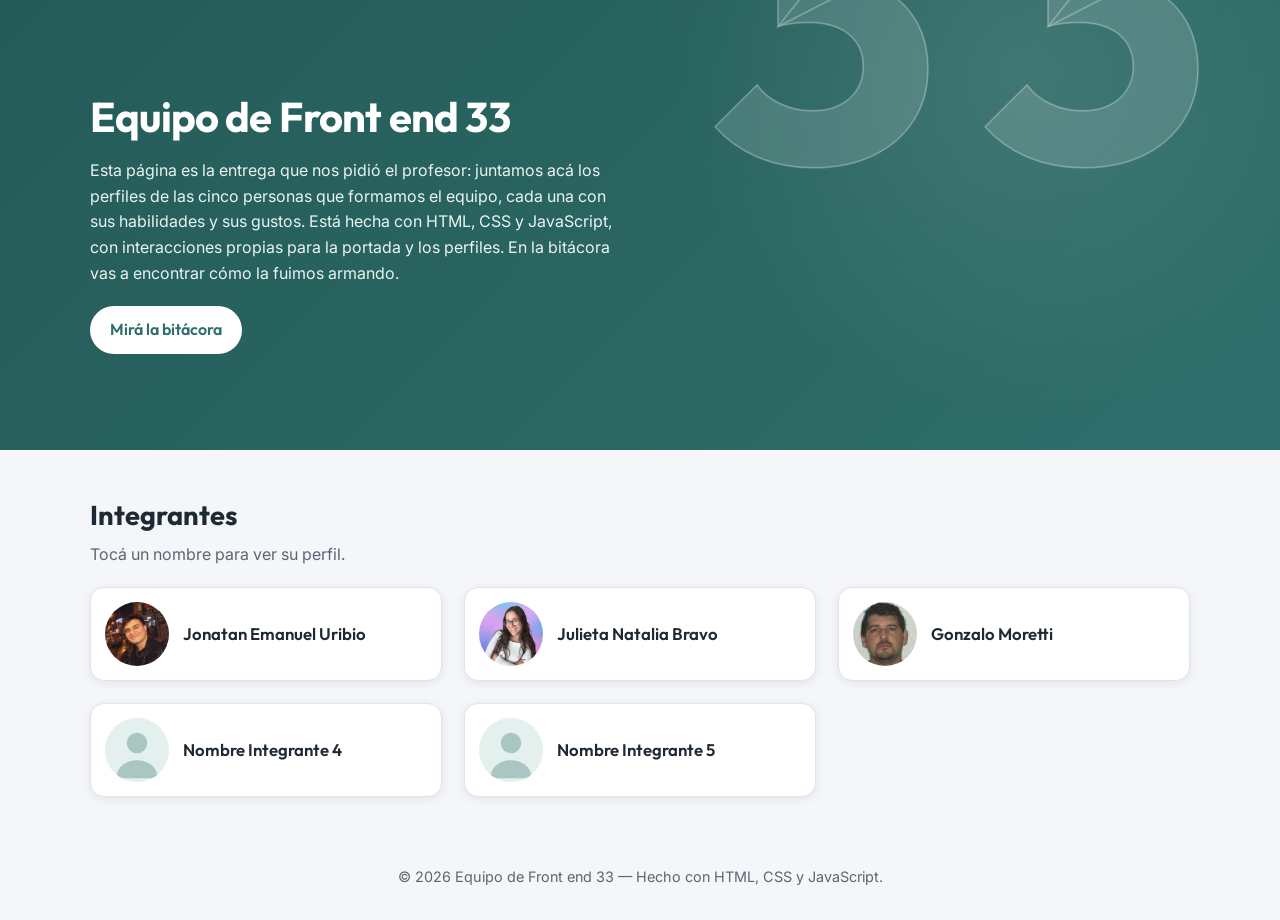
<file: index.html>
<!DOCTYPE html>
<html lang="es-AR">
<head>
  <meta charset="UTF-8">
  <meta name="viewport" content="width=device-width, initial-scale=1">
  <title>Equipo de Front end 33 — Inicio</title>
  <meta name="description" content="Perfiles de los cinco integrantes del Equipo de Front end 33.">
  <link rel="preconnect" href="https://fonts.googleapis.com">
  <link rel="preconnect" href="https://fonts.gstatic.com" crossorigin>
  <link href="https://fonts.googleapis.com/css2?family=Inter:wght@400;500;600&family=Outfit:wght@600;700&display=swap" rel="stylesheet">
  <link rel="stylesheet" href="css/estilos.css">
  <script src="js/portada.js" defer></script>
</head>
<body>

  <header class="encabezado encabezado--inicio">
    <button class="numero33" type="button" aria-label="Animar el número 33" aria-describedby="numero33-estado">
      <span class="numero33__digito numero33__digito--izquierdo" aria-hidden="true">
        <span class="numero33__capa numero33__capa--fondo">3</span>
        <span class="numero33__capa numero33__capa--medio">3</span>
        <span class="numero33__capa numero33__capa--frente">3</span>
      </span>
      <span class="numero33__digito numero33__digito--derecho" aria-hidden="true">
        <span class="numero33__capa numero33__capa--fondo">3</span>
        <span class="numero33__capa numero33__capa--medio">3</span>
        <span class="numero33__capa numero33__capa--frente">3</span>
      </span>
    </button>
    <p class="solo-lectores" id="numero33-estado" role="status"></p>

    <div class="contenedor encabezado__contenido">
      <h1 class="encabezado__equipo">Equipo de Front end 33</h1>
      <p class="encabezado__descripcion">
        Esta página es la entrega que nos pidió el profesor: juntamos acá los perfiles de
        las cinco personas que formamos el equipo, cada una con sus habilidades y sus gustos.
        Está hecha con HTML, CSS y JavaScript, con interacciones propias para la portada y
        los perfiles. En la bitácora vas a encontrar cómo la fuimos armando.
      </p>
      <a class="boton" href="bitacora.html">Mirá la bitácora</a>
    </div>
  </header>

  <main>
    <section class="seccion contenedor">
      <h2 class="seccion__titulo">Integrantes</h2>
      <p class="seccion__bajada">Tocá un nombre para ver su perfil.</p>

      <ul class="integrantes">
        <li class="integrante">
          <a class="integrante__enlace" href="perfiles/integrante-1.html">
            <span class="integrante__avatar integrante__avatar--jonatan" aria-hidden="true"></span>
            <span class="integrante__datos">
              <span class="integrante__nombre">Jonatan Emanuel Uribio</span>
            </span>
          </a>
        </li>

        <li class="integrante">
          <a class="integrante__enlace" href="perfiles/integrante-2.html">
            <span class="integrante__avatar integrante__avatar--juli" aria-hidden="true"></span>
            <span class="integrante__datos">
              <span class="integrante__nombre">Julieta Natalia Bravo</span>
            </span>
          </a>
        </li>

        <li class="integrante">
          <a class="integrante__enlace" href="perfiles/integrante-3.html">
            <span class="integrante__avatar integrante__avatar--gonzalo" aria-hidden="true"></span>
            <span class="integrante__datos">
              <span class="integrante__nombre">Gonzalo Moretti</span>
            </span>
          </a>
        </li>

        <li class="integrante">
          <a class="integrante__enlace" href="perfiles/integrante-4.html">
            <span class="integrante__avatar" aria-hidden="true"></span>
            <span class="integrante__datos">
              <span class="integrante__nombre">Nombre Integrante 4</span>
            </span>
          </a>
        </li>

        <li class="integrante">
          <a class="integrante__enlace" href="perfiles/integrante-5.html">
            <span class="integrante__avatar" aria-hidden="true"></span>
            <span class="integrante__datos">
              <span class="integrante__nombre">Nombre Integrante 5</span>
            </span>
          </a>
        </li>
      </ul>
    </section>
  </main>

  <footer class="pie contenedor">
    <p>© 2026 Equipo de Front end 33 — Hecho con HTML, CSS y JavaScript.</p>
  </footer>

</body>
</html>
</file>
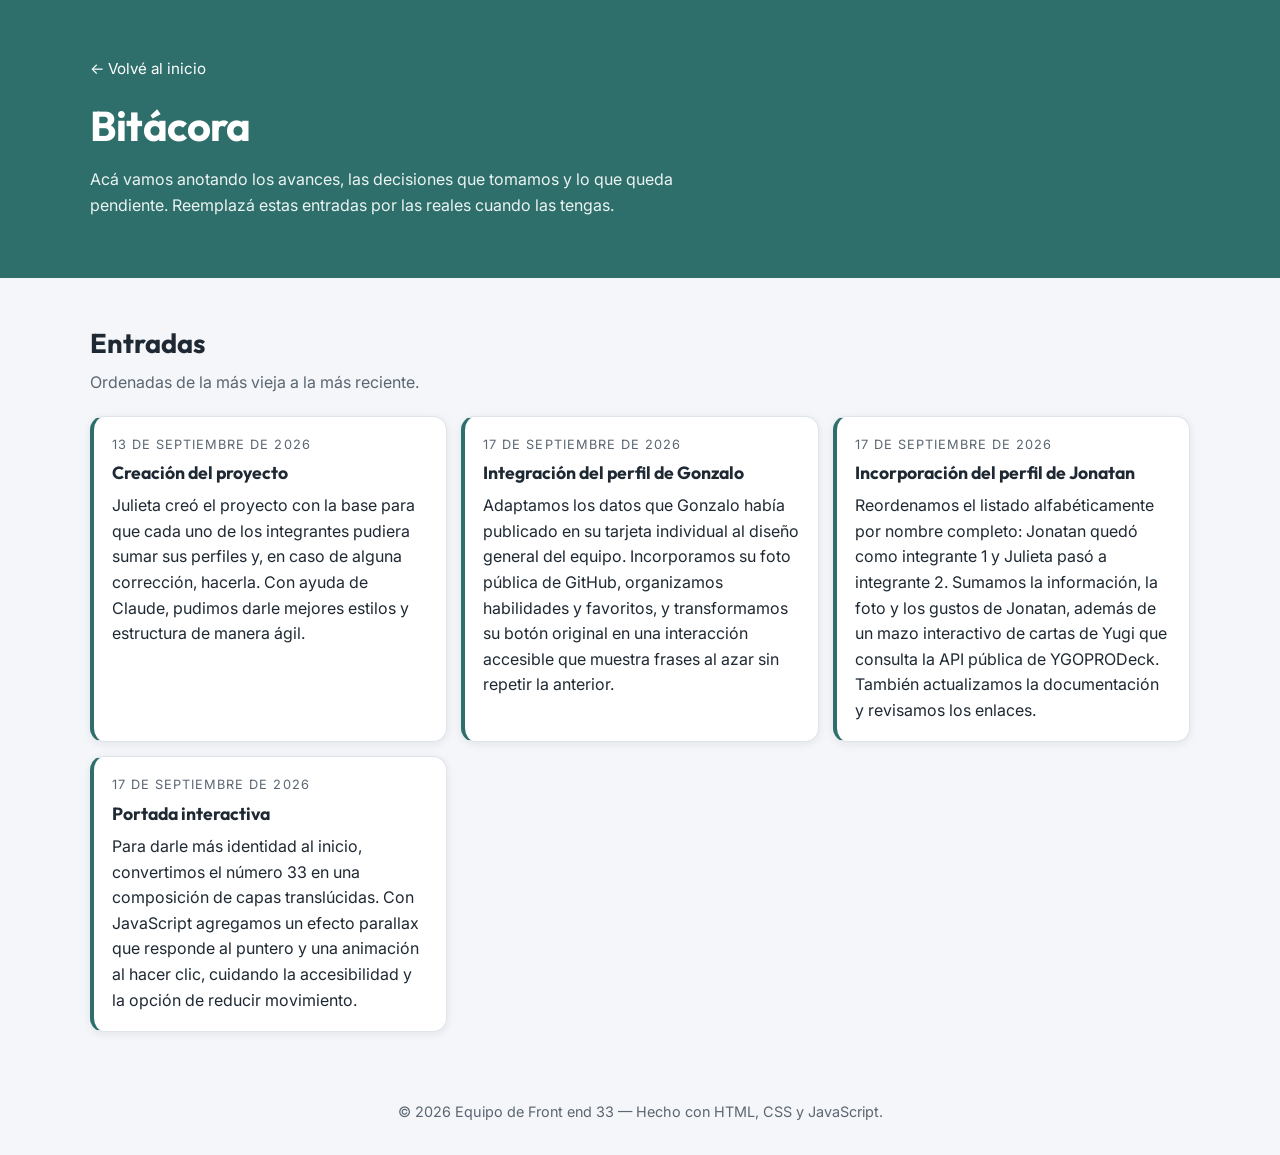
<file: bitacora.html>
<!DOCTYPE html>
<html lang="es-AR">
<head>
  <meta charset="UTF-8">
  <meta name="viewport" content="width=device-width, initial-scale=1">
  <title>Bitácora — Equipo de Front end 33</title>
  <meta name="description" content="Bitácora del equipo: registro de avances, decisiones y pendientes.">
  <link rel="preconnect" href="https://fonts.googleapis.com">
  <link rel="preconnect" href="https://fonts.gstatic.com" crossorigin>
  <link href="https://fonts.googleapis.com/css2?family=Inter:wght@400;500;600&family=Outfit:wght@600;700&display=swap" rel="stylesheet">
  <link rel="stylesheet" href="css/estilos.css">
</head>
<body>

  <header class="encabezado">
    <div class="contenedor">
      <a class="volver" href="index.html">&#8592; Volvé al inicio</a>
      <h1 class="encabezado__equipo">Bitácora</h1>
      <p class="encabezado__descripcion">
        Acá vamos anotando los avances, las decisiones que tomamos y lo que queda pendiente.
        Reemplazá estas entradas por las reales cuando las tengas.
      </p>
    </div>
  </header>

  <main>
    <section class="seccion contenedor">
      <h2 class="seccion__titulo">Entradas</h2>
      <p class="seccion__bajada">Ordenadas de la más vieja a la más reciente.</p>

      <ul class="entradas">
        <li class="entrada">
          <p class="entrada__fecha">13 de septiembre de 2026</p>
          <h3 class="entrada__titulo">Creación del proyecto</h3>
          <p>
            Julieta creó el proyecto con la base para que cada uno de los integrantes pudiera
            sumar sus perfiles y, en caso de alguna corrección, hacerla. Con ayuda de Claude,
            pudimos darle mejores estilos y estructura de manera ágil.
          </p>
        </li>

        <li class="entrada">
          <p class="entrada__fecha">17 de septiembre de 2026</p>
          <h3 class="entrada__titulo">Integración del perfil de Gonzalo</h3>
          <p>
            Adaptamos los datos que Gonzalo había publicado en su tarjeta individual al diseño
            general del equipo. Incorporamos su foto pública de GitHub, organizamos habilidades
            y favoritos, y transformamos su botón original en una interacción accesible que
            muestra frases al azar sin repetir la anterior.
          </p>
        </li>

        <li class="entrada">
          <p class="entrada__fecha">17 de septiembre de 2026</p>
          <h3 class="entrada__titulo">Incorporación del perfil de Jonatan</h3>
          <p>
            Reordenamos el listado alfabéticamente por nombre completo: Jonatan quedó como
            integrante 1 y Julieta pasó a integrante 2. Sumamos la información, la foto y los
            gustos de Jonatan, además de un mazo interactivo de cartas de Yugi que consulta la
            API pública de YGOPRODeck. También actualizamos la documentación y revisamos los enlaces.
          </p>
        </li>

        <li class="entrada">
          <p class="entrada__fecha">17 de septiembre de 2026</p>
          <h3 class="entrada__titulo">Portada interactiva</h3>
          <p>
            Para darle más identidad al inicio, convertimos el número 33 en una composición
            de capas translúcidas. Con JavaScript agregamos un efecto parallax que responde al
            puntero y una animación al hacer clic, cuidando la accesibilidad y la opción de
            reducir movimiento.
          </p>
        </li>
      </ul>
    </section>
  </main>

  <footer class="pie contenedor">
    <p>© 2026 Equipo de Front end 33 — Hecho con HTML, CSS y JavaScript.</p>
  </footer>

</body>
</html>
</file>
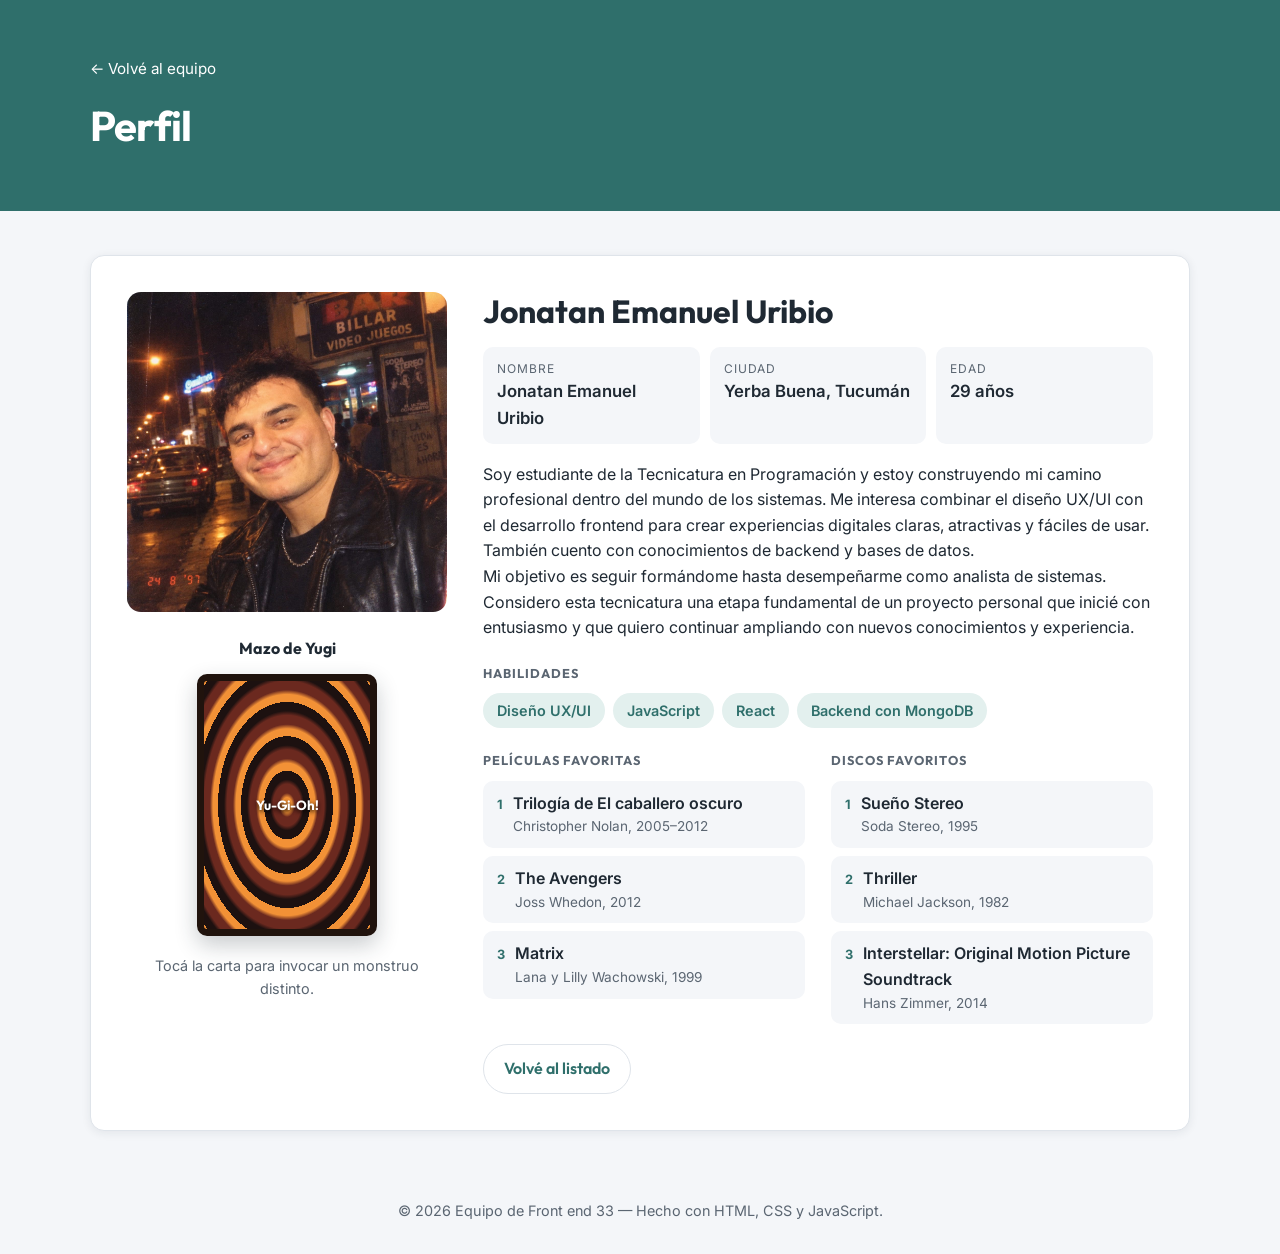
<file: perfiles/integrante-1.html>
<!DOCTYPE html>
<html lang="es-AR">
<head>
  <meta charset="UTF-8">
  <meta name="viewport" content="width=device-width, initial-scale=1">
  <title>Jonatan Emanuel Uribio — Equipo de Front end 33</title>
  <link rel="preconnect" href="https://fonts.googleapis.com">
  <link rel="preconnect" href="https://fonts.gstatic.com" crossorigin>
  <link href="https://fonts.googleapis.com/css2?family=Inter:wght@400;500;600&family=Outfit:wght@600;700&display=swap" rel="stylesheet">
  <link rel="stylesheet" href="../css/estilos.css">
  <script src="../js/kuriboh.js" defer></script>
</head>
<body>

  <header class="encabezado">
    <div class="contenedor">
      <a class="volver" href="../index.html">&#8592; Volvé al equipo</a>
      <h1 class="encabezado__equipo">Perfil</h1>
    </div>
  </header>

  <main>
    <section class="seccion contenedor">
      <article class="perfil">
        <div class="perfil__columna">
          <img
            class="perfil__foto"
            src="../imgs/Jonatan.jpeg"
            alt="Foto de Jonatan Emanuel Uribio">

          <section class="kuriboh" aria-labelledby="kuriboh-titulo">
            <h3 class="kuriboh__titulo" id="kuriboh-titulo">Mazo de Yugi</h3>
            <button class="kuriboh__carta" type="button" aria-expanded="false" aria-describedby="kuriboh-estado">
              <span class="kuriboh__cara kuriboh__dorso" aria-hidden="true">
                <span>Yu-Gi-Oh!</span>
              </span>
              <span class="kuriboh__cara kuriboh__frente">
                <img class="kuriboh__imagen" alt="Carta del mazo de Yugi" width="240" height="350">
                <span class="kuriboh__alternativa" aria-hidden="true">Carta de Yugi</span>
              </span>
            </button>
            <p class="kuriboh__ayuda">Tocá la carta para invocar un monstruo distinto.</p>
            <p class="kuriboh__estado" id="kuriboh-estado" role="status"></p>
          </section>
        </div>

        <div class="perfil__info">
          <h2 class="perfil__nombre">Jonatan Emanuel Uribio</h2>

          <ul class="datos">
            <li class="dato">
              <span class="dato__etiqueta">Nombre</span>
              <span class="dato__valor">Jonatan Emanuel Uribio</span>
            </li>
            <li class="dato">
              <span class="dato__etiqueta">Ciudad</span>
              <span class="dato__valor">Yerba Buena, Tucumán</span>
            </li>
            <li class="dato">
              <span class="dato__etiqueta">Edad</span>
              <span class="dato__valor">29 años</span>
            </li>
          </ul>

          <p>
            Soy estudiante de la Tecnicatura en Programación y estoy construyendo mi camino
            profesional dentro del mundo de los sistemas. Me interesa combinar el diseño UX/UI
            con el desarrollo frontend para crear experiencias digitales claras, atractivas y
            fáciles de usar. También cuento con conocimientos de backend y bases de datos.
          </p>

          <p>
            Mi objetivo es seguir formándome hasta desempeñarme como analista de sistemas.
            Considero esta tecnicatura una etapa fundamental de un proyecto personal que inicié
            con entusiasmo y que quiero continuar ampliando con nuevos conocimientos y experiencia.
          </p>

          <section class="bloque">
            <h3 class="bloque__titulo">Habilidades</h3>
            <ul class="habilidades">
              <li class="habilidad">Diseño UX/UI</li>
              <li class="habilidad">JavaScript</li>
              <li class="habilidad">React</li>
              <li class="habilidad">Backend con MongoDB</li>
            </ul>
          </section>

          <div class="bloque favoritos">
            <section>
              <h3 class="bloque__titulo">Películas favoritas</h3>
              <ul class="lista-favoritos">
                <li class="favorito">
                  <span class="favorito__titulo">
                    Trilogía de El caballero oscuro
                    <span class="favorito__dato">Christopher Nolan, 2005–2012</span>
                  </span>
                </li>
                <li class="favorito">
                  <span class="favorito__titulo">
                    The Avengers
                    <span class="favorito__dato">Joss Whedon, 2012</span>
                  </span>
                </li>
                <li class="favorito">
                  <span class="favorito__titulo">
                    Matrix
                    <span class="favorito__dato">Lana y Lilly Wachowski, 1999</span>
                  </span>
                </li>
              </ul>
            </section>

            <section>
              <h3 class="bloque__titulo">Discos favoritos</h3>
              <ul class="lista-favoritos">
                <li class="favorito">
                  <span class="favorito__titulo">
                    Sueño Stereo
                    <span class="favorito__dato">Soda Stereo, 1995</span>
                  </span>
                </li>
                <li class="favorito">
                  <span class="favorito__titulo">
                    Thriller
                    <span class="favorito__dato">Michael Jackson, 1982</span>
                  </span>
                </li>
                <li class="favorito">
                  <span class="favorito__titulo">
                    Interstellar: Original Motion Picture Soundtrack
                    <span class="favorito__dato">Hans Zimmer, 2014</span>
                  </span>
                </li>
              </ul>
            </section>
          </div>

          <a class="boton boton--secundario" href="../index.html">Volvé al listado</a>
        </div>
      </article>
    </section>
  </main>

  <footer class="pie contenedor">
    <p>© 2026 Equipo de Front end 33 — Hecho con HTML, CSS y JavaScript.</p>
  </footer>

</body>
</html>
</file>
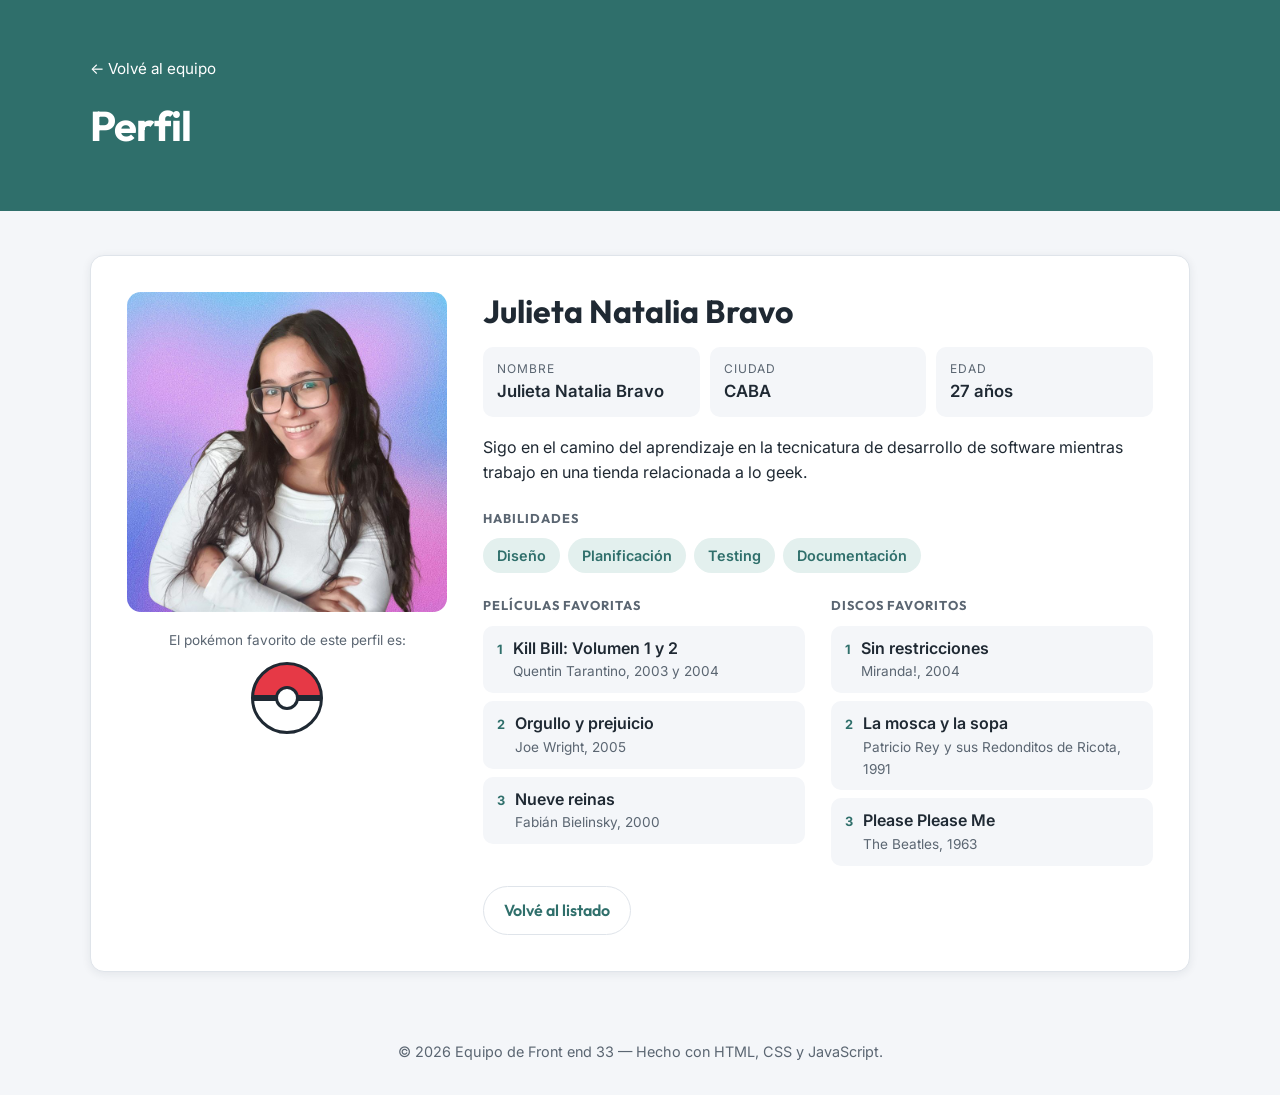
<file: perfiles/integrante-2.html>
<!DOCTYPE html>
<html lang="es-AR">
<head>
  <meta charset="UTF-8">
  <meta name="viewport" content="width=device-width, initial-scale=1">
  <title>Julieta Natalia Bravo — Equipo de Front end 33</title>
  <link rel="preconnect" href="https://fonts.googleapis.com">
  <link rel="preconnect" href="https://fonts.gstatic.com" crossorigin>
  <link href="https://fonts.googleapis.com/css2?family=Inter:wght@400;500;600&family=Outfit:wght@600;700&display=swap" rel="stylesheet">
  <link rel="stylesheet" href="../css/estilos.css">
  <script src="../js/pokemon.js" defer></script>
</head>
<body>

  <header class="encabezado">
    <div class="contenedor">
      <a class="volver" href="../index.html">&#8592; Volvé al equipo</a>
      <h1 class="encabezado__equipo">Perfil</h1>
    </div>
  </header>

  <main>
    <section class="seccion contenedor">
      <article class="perfil">
        <div class="perfil__columna">
          <img
            class="perfil__foto"
            src="../imgs/Juli.jpg"
            alt="Foto de Julieta Natalia Bravo">

          <section class="pokemon" data-pokemon="bulbasaur,chikorita,chansey,clefairy">
            <p class="pokemon__intro">El pokémon favorito de este perfil es:</p>
            <button class="pokebola" type="button" aria-expanded="false">
              <span class="solo-lectores">Abrir la pokébola</span>
            </button>
            <p class="pokemon__estado" role="status"></p>
            <ul class="pokemon__lista"></ul>
          </section>
        </div>

        <div class="perfil__info">
          <h2 class="perfil__nombre">Julieta Natalia Bravo</h2>

          <ul class="datos">
            <li class="dato">
              <span class="dato__etiqueta">Nombre</span>
              <span class="dato__valor">Julieta Natalia Bravo</span>
            </li>
            <li class="dato">
              <span class="dato__etiqueta">Ciudad</span>
              <span class="dato__valor">CABA</span>
            </li>
            <li class="dato">
              <span class="dato__etiqueta">Edad</span>
              <span class="dato__valor">27 años</span>
            </li>
          </ul>

          <p>
            Sigo en el camino del aprendizaje en la tecnicatura de desarrollo de software
            mientras trabajo en una tienda relacionada a lo geek.
          </p>

          <section class="bloque">
            <h3 class="bloque__titulo">Habilidades</h3>
            <ul class="habilidades">
              <li class="habilidad">Diseño</li>
              <li class="habilidad">Planificación</li>
              <li class="habilidad">Testing</li>
              <li class="habilidad">Documentación</li>
            </ul>
          </section>

          <div class="bloque favoritos">
            <section>
              <h3 class="bloque__titulo">Películas favoritas</h3>
              <ul class="lista-favoritos">
                <li class="favorito">
                  <span class="favorito__titulo">
                    Kill Bill: Volumen 1 y 2
                    <span class="favorito__dato">Quentin Tarantino, 2003 y 2004</span>
                  </span>
                </li>
                <li class="favorito">
                  <span class="favorito__titulo">
                    Orgullo y prejuicio
                    <span class="favorito__dato">Joe Wright, 2005</span>
                  </span>
                </li>
                <li class="favorito">
                  <span class="favorito__titulo">
                    Nueve reinas
                    <span class="favorito__dato">Fabián Bielinsky, 2000</span>
                  </span>
                </li>
              </ul>
            </section>

            <section>
              <h3 class="bloque__titulo">Discos favoritos</h3>
              <ul class="lista-favoritos">
                <li class="favorito">
                  <span class="favorito__titulo">
                    Sin restricciones
                    <span class="favorito__dato">Miranda!, 2004</span>
                  </span>
                </li>
                <li class="favorito">
                  <span class="favorito__titulo">
                    La mosca y la sopa
                    <span class="favorito__dato">Patricio Rey y sus Redonditos de Ricota, 1991</span>
                  </span>
                </li>
                <li class="favorito">
                  <span class="favorito__titulo">
                    Please Please Me
                    <span class="favorito__dato">The Beatles, 1963</span>
                  </span>
                </li>
              </ul>
            </section>
          </div>

          <a class="boton boton--secundario" href="../index.html">Volvé al listado</a>
        </div>
      </article>
    </section>
  </main>

  <footer class="pie contenedor">
    <p>© 2026 Equipo de Front end 33 — Hecho con HTML, CSS y JavaScript.</p>
  </footer>

</body>
</html>
</file>
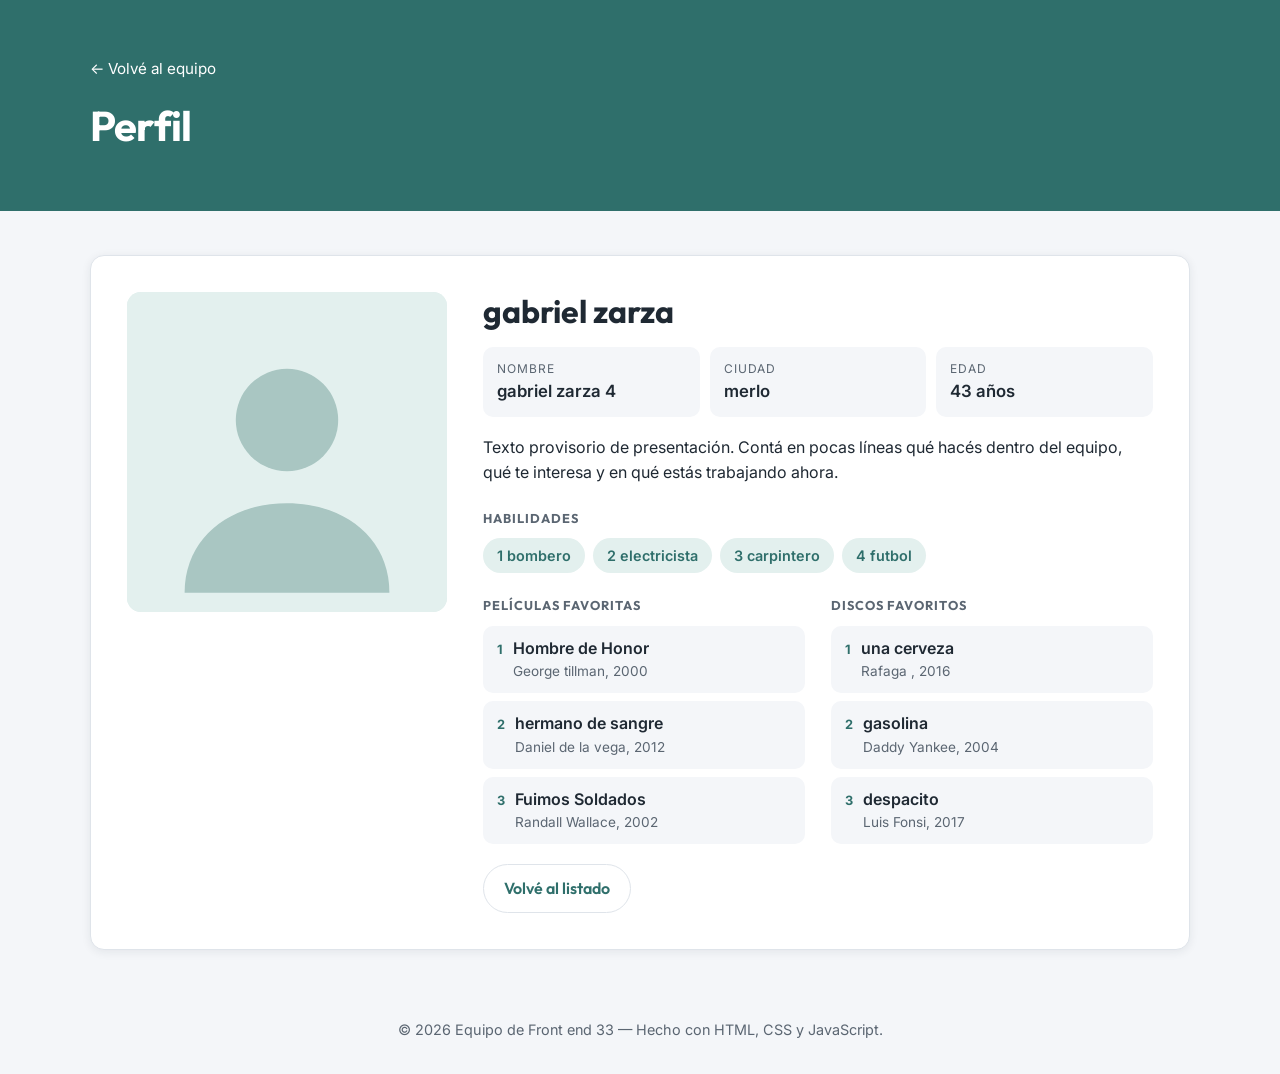
<file: perfiles/integrante-4.html>
<!DOCTYPE html>
<html lang="es-AR">
<head>
  <meta charset="UTF-8">
  <meta name="viewport" content="width=device-width, initial-scale=1">
  <title>gabriel zarza  — Equipo de Front end 33</title>
  <link rel="preconnect" href="https://fonts.googleapis.com">
  <link rel="preconnect" href="https://fonts.gstatic.com" crossorigin>
  <link href="https://fonts.googleapis.com/css2?family=Inter:wght@400;500;600&family=Outfit:wght@600;700&display=swap" rel="stylesheet">
  <link rel="stylesheet" href="../css/estilos.css">
</head>
<body>

  <header class="encabezado">
    <div class="contenedor">
      <a class="volver" href="../index.html">&#8592; Volvé al equipo</a>
      <h1 class="encabezado__equipo">Perfil</h1>
    </div>
  </header>

  <main>
    <section class="seccion contenedor">
      <article class="perfil">
        <div class="perfil__columna">
          <!-- Reemplazá el src por la foto real, por ejemplo: ../imgs/integrante-4.jpg -->
          <img
            class="perfil__foto"
            src="data:image/svg+xml,%3Csvg xmlns='http://www.w3.org/2000/svg' viewBox='0 0 400 400'%3E%3Crect width='400' height='400' fill='%23e3f0ee'/%3E%3Ccircle cx='200' cy='160' r='64' fill='%23a9c6c2'/%3E%3Cpath d='M72 376c0-70 58-112 128-112s128 42 128 112z' fill='%23a9c6c2'/%3E%3C/svg%3E"
            alt="Foto de Nombre Integrante 4">
        </div>

        <div class="perfil__info">
          <h2 class="perfil__nombre">gabriel zarza</h2>

          <ul class="datos">
            <li class="dato">
              <span class="dato__etiqueta">Nombre</span>
              <span class="dato__valor">gabriel zarza 4</span>
            </li>
            <li class="dato">
              <span class="dato__etiqueta">Ciudad</span>
              <span class="dato__valor">merlo </span>
            </li>
            <li class="dato">
              <span class="dato__etiqueta">Edad</span>
              <span class="dato__valor">43 años</span>
            </li>
          </ul>

          <p>
            Texto provisorio de presentación. Contá en pocas líneas qué hacés dentro del equipo,
            qué te interesa y en qué estás trabajando ahora.
          </p>

          <section class="bloque">
            <h3 class="bloque__titulo">Habilidades</h3>
            <ul class="habilidades">
              <li class="habilidad">1 bombero</li>
              <li class="habilidad">2 electricista</li>
              <li class="habilidad">3 carpintero</li>
              <li class="habilidad">4 futbol</li>
            </ul>
          </section>

          <div class="bloque favoritos">
            <section>
              <h3 class="bloque__titulo">Películas favoritas</h3>
              <ul class="lista-favoritos">
                <li class="favorito">
                  <span class="favorito__titulo">
                    Hombre de Honor 
                    <span class="favorito__dato">George tillman, 2000</span>
                  </span>
                </li>
                <li class="favorito">
                  <span class="favorito__titulo">
                    hermano de sangre 
                    <span class="favorito__dato">Daniel de la vega, 2012</span>
                  </span>
                </li>
                <li class="favorito">
                  <span class="favorito__titulo">
                    Fuimos Soldados
                    <span class="favorito__dato">Randall Wallace, 2002</span>
                  </span>
                </li>
              </ul>
            </section>

            <section>
              <h3 class="bloque__titulo">Discos favoritos</h3>
              <ul class="lista-favoritos">
                <li class="favorito">
                  <span class="favorito__titulo">
                    una cerveza
                    <span class="favorito__dato">Rafaga , 2016</span>
                  </span>
                </li>
                <li class="favorito">
                  <span class="favorito__titulo">
                    gasolina
                    <span class="favorito__dato">Daddy Yankee, 2004</span>
                  </span>
                </li>
                <li class="favorito">
                  <span class="favorito__titulo">
                    despacito
                    <span class="favorito__dato">Luis Fonsi, 2017</span>
                  </span>
                </li>
              </ul>
            </section>
          </div>

          <a class="boton boton--secundario" href="../index.html">Volvé al listado</a>
        </div>
      </article>
    </section>
  </main>

  <footer class="pie contenedor">
    <p>© 2026 Equipo de Front end 33 — Hecho con HTML, CSS y JavaScript.</p>
  </footer>

</body>
</html>
</file>
<file: css/estilos.css>
/* =========================================================
   Equipo — hoja de estilos única
   Mobile first + breakpoints en 400px, 900px y 1200px
   ========================================================= */

/* ---------- Reset mínimo ---------- */
*,
*::before,
*::after {
  box-sizing: border-box;
}

html {
  -webkit-text-size-adjust: 100%;
}

body,
h1,
h2,
h3,
p,
ul,
figure {
  margin: 0;
}

ul {
  padding: 0;
  list-style: none;
}

img {
  display: block;
  max-width: 100%;
  height: auto;
}

/* ---------- Variables ---------- */
:root {
  /* Tipografías de Google Fonts (se cargan desde el <head> de cada HTML).
     Si la fuente no llega a cargar, cae en las del sistema. */
  --fuente-titulos: "Outfit", "Segoe UI", "Helvetica Neue", Arial, sans-serif;
  --fuente-texto: "Inter", "Segoe UI", "Helvetica Neue", Arial, sans-serif;

  --color-fondo: #f4f6f9;
  --color-superficie: #ffffff;
  --color-texto: #1f2933;
  --color-suave: #5b6672;
  --color-acento: #2f6f6b;
  --color-acento-claro: #e3f0ee;
  --color-borde: #dfe4ea;

  --radio: 14px;
  --sombra: 0 2px 10px rgba(31, 41, 51, 0.08);
  --ancho-maximo: 1100px;
  --gutter: 16px;
}

/* ---------- Base ---------- */
body {
  font-family: var(--fuente-texto);
  background-color: var(--color-fondo);
  color: var(--color-texto);
  line-height: 1.6;
  /* Evita desbordes horizontales con palabras largas o URLs */
  overflow-wrap: break-word;
  word-break: break-word;
}

a {
  color: var(--color-acento);
}

/* Títulos y textos destacados usan la tipografía de display */
h1,
h2,
h3,
.encabezado__equipo,
.perfil__nombre,
.integrante__nombre,
.entrada__titulo,
.boton {
  font-family: var(--fuente-titulos);
}

/* ---------- Contenedor ---------- */
.contenedor {
  width: 100%;
  max-width: var(--ancho-maximo);
  margin-inline: auto;
  padding-inline: var(--gutter);
}

/* ---------- Encabezado ---------- */
.encabezado {
  background-color: var(--color-acento);
  color: #ffffff;
  padding-block: 32px 36px;
}

.encabezado--inicio {
  position: relative;
  isolation: isolate;
  min-height: 390px;
  overflow: hidden;
  display: grid;
  align-items: center;
  background:
    radial-gradient(circle at 80% 15%, rgb(255 255 255 / 10%), transparent 32%),
    linear-gradient(135deg, #245b58, var(--color-acento));
}

.encabezado__contenido {
  position: relative;
  z-index: 2;
}

.numero33 {
  position: absolute;
  z-index: 1;
  top: 50%;
  right: -34px;
  display: flex;
  width: min(72vw, 540px);
  height: min(68vw, 430px);
  padding: 0;
  border: 0;
  background: transparent;
  color: inherit;
  cursor: pointer;
  transform: translateY(-50%);
  opacity: 0.72;
}

.numero33:focus-visible {
  outline: 3px solid #ffffff;
  outline-offset: -8px;
  border-radius: 24px;
}

.numero33__digito {
  position: relative;
  flex: 1;
  transition: transform 0.45s cubic-bezier(.2, .8, .2, 1);
}

.numero33__capa {
  position: absolute;
  inset: 50% auto auto 50%;
  font-family: var(--fuente-titulos);
  font-size: clamp(13rem, 45vw, 26rem);
  font-weight: 700;
  line-height: 0.72;
  translate: -50% -50%;
  transition: transform 0.18s ease-out;
  user-select: none;
}

.numero33__capa--fondo {
  color: transparent;
  -webkit-text-stroke: 2px rgb(255 255 255 / 18%);
}

.numero33__capa--medio {
  color: rgb(255 255 255 / 8%);
  -webkit-text-stroke: 1px rgb(255 255 255 / 24%);
}

.numero33__capa--frente {
  color: rgb(255 255 255 / 9%);
}

.numero33--activo .numero33__digito--izquierdo {
  transform: translateX(-12px) rotate(-4deg) scale(1.04);
}

.numero33--activo .numero33__digito--derecho {
  transform: translateX(12px) rotate(4deg) scale(1.04);
}

.encabezado__equipo {
  font-size: clamp(1.6rem, 6vw, 2.6rem);
  line-height: 1.2;
  letter-spacing: -0.02em;
}

.encabezado__descripcion {
  margin-top: 16px;
  max-width: 60ch;
  color: #eaf4f2;
}

/* ---------- Botones / enlaces destacados ---------- */
.boton {
  display: inline-block;
  margin-top: 20px;
  padding: 11px 20px;
  border-radius: 999px;
  background-color: #ffffff;
  color: var(--color-acento);
  font-weight: 600;
  text-decoration: none;
  /* No deja que el botón empuje el ancho de la página */
  max-width: 100%;
}

.boton:hover,
.boton:focus {
  background-color: var(--color-acento-claro);
}

.boton--secundario {
  background-color: transparent;
  border: 1px solid var(--color-borde);
  color: var(--color-acento);
}

.boton--secundario:hover,
.boton--secundario:focus {
  background-color: var(--color-acento-claro);
}

/* ---------- Secciones ---------- */
.seccion {
  padding-block: 32px;
}

.seccion__titulo {
  font-size: clamp(1.25rem, 4.5vw, 1.7rem);
  margin-bottom: 4px;
}

.seccion__bajada {
  color: var(--color-suave);
  margin-bottom: 20px;
  max-width: 60ch;
}

/* ---------- Grilla de integrantes ---------- */
.integrantes {
  display: grid;
  grid-template-columns: 1fr;
  gap: 14px;
}

.integrante {
  /* Clave para que el contenido no desborde la celda de la grilla */
  min-width: 0;
}

.integrante__enlace {
  display: flex;
  align-items: center;
  gap: 14px;
  min-width: 0;
  padding: 14px;
  background-color: var(--color-superficie);
  border: 1px solid var(--color-borde);
  border-radius: var(--radio);
  box-shadow: var(--sombra);
  text-decoration: none;
  color: inherit;
  transition: transform 0.15s ease, border-color 0.15s ease;
}

.integrante__enlace:hover,
.integrante__enlace:focus {
  border-color: var(--color-acento);
  transform: translateY(-2px);
}

.integrante__avatar {
  flex: 0 0 auto;
  width: 56px;
  height: 56px;
  border-radius: 50%;
  background-color: var(--color-acento-claro);
  background-image: url("data:image/svg+xml,%3Csvg xmlns='http://www.w3.org/2000/svg' viewBox='0 0 200 200'%3E%3Crect width='200' height='200' fill='%23e3f0ee'/%3E%3Ccircle cx='100' cy='78' r='32' fill='%23a9c6c2'/%3E%3Cpath d='M36 188c0-35 29-56 64-56s64 21 64 56z' fill='%23a9c6c2'/%3E%3C/svg%3E");
  background-size: cover;
  background-position: center;
}

/* Foto real de cada integrante en el listado del inicio.
   Para los demás, agregá un modificador igual con su imagen. */
.integrante__avatar--juli {
  background-image: url("../imgs/Juli.jpg");
}

.integrante__avatar--jonatan {
  background-image: url("../imgs/Jonatan.jpeg");
}

.integrante__avatar--gonzalo {
  background-image: url("../imgs/Gonzalo.jpg");
}

.integrante__datos {
  min-width: 0;
}

.integrante__nombre {
  font-size: 1.05rem;
  font-weight: 600;
}

/* ---------- Tarjeta de perfil ---------- */
.perfil {
  display: grid;
  grid-template-columns: 1fr;
  gap: 20px;
  padding: 20px;
  background-color: var(--color-superficie);
  border: 1px solid var(--color-borde);
  border-radius: var(--radio);
  box-shadow: var(--sombra);
}

.perfil__foto {
  width: 100%;
  max-width: 260px;
  margin-inline: auto;
  aspect-ratio: 1 / 1;
  object-fit: cover;
  border-radius: var(--radio);
  background-color: var(--color-acento-claro);
}

.perfil__foto--avatar {
  display: grid;
  place-items: center;
  background: linear-gradient(135deg, #2f6f6b, #183f52);
  color: #fff;
  font-family: "Outfit", sans-serif;
  font-size: clamp(4rem, 15vw, 7rem);
  font-weight: 700;
}

/* ---------- Carta interactiva de Jonatan ---------- */
.kuriboh {
  margin-top: 1.5rem;
  text-align: center;
}

.kuriboh__titulo {
  margin: 0 0 0.75rem;
  font-size: 1rem;
}

.kuriboh__carta {
  position: relative;
  width: 180px;
  aspect-ratio: 240 / 350;
  padding: 0;
  border: 0;
  border-radius: 10px;
  background: transparent;
  cursor: pointer;
  perspective: 900px;
}

.kuriboh__cara {
  position: absolute;
  inset: 0;
  display: grid;
  place-items: center;
  overflow: hidden;
  border: 7px solid #20130d;
  border-radius: 10px;
  backface-visibility: hidden;
  box-shadow: 0 9px 22px rgb(31 41 51 / 24%);
  transition: transform 0.65s ease;
}

.kuriboh__dorso {
  background: repeating-radial-gradient(ellipse at center, #f29136 0 5px, #6b291f 8px 14px, #1d1110 17px 23px);
  color: #fff;
  font-family: "Outfit", sans-serif;
  font-weight: 700;
  text-shadow: 0 2px 4px #000;
}

.kuriboh__frente {
  transform: rotateY(180deg);
  background: #c79552;
}

.kuriboh__carta--invocada .kuriboh__dorso {
  transform: rotateY(180deg);
}

.kuriboh__carta--invocada .kuriboh__frente {
  transform: rotateY(360deg);
}

.kuriboh__imagen {
  width: 100%;
  height: 100%;
  object-fit: cover;
}

.kuriboh__alternativa {
  position: absolute;
  font-family: "Outfit", sans-serif;
  font-size: 1.4rem;
  font-weight: 700;
}

.kuriboh__imagen[src] + .kuriboh__alternativa {
  display: none;
}

.kuriboh__ayuda,
.kuriboh__estado {
  min-height: 1.4em;
  margin: 0.6rem 0 0;
  color: var(--color-suave);
  font-size: 0.9rem;
}

/* ---------- Frases de Gonzalo ---------- */
.frases {
  margin-top: 18px;
  padding: 18px;
  border: 1px solid var(--color-borde);
  border-radius: var(--radio);
  background: linear-gradient(145deg, #ffffff, var(--color-acento-claro));
  text-align: center;
}

.frases__titulo {
  margin-bottom: 10px;
  font-size: 1rem;
}

.frases__texto {
  min-height: 3.2em;
  margin: 0;
  color: var(--color-acento);
  font-style: italic;
  font-weight: 600;
}

.frases__texto--visible {
  animation: aparecer-frase 0.45s ease both;
}

.frases__boton {
  border: 0;
  background-color: var(--color-acento);
  color: #ffffff;
  cursor: pointer;
}

.frases__boton:hover,
.frases__boton:focus-visible {
  background-color: #245b58;
}

@keyframes aparecer-frase {
  from {
    opacity: 0;
    transform: translateY(8px);
  }
  to {
    opacity: 1;
    transform: translateY(0);
  }
}

.kuriboh__estado {
  color: var(--color-acento);
  font-weight: 600;
}

/* Columna izquierda: foto + pokébola */
.perfil__columna {
  min-width: 0;
}

.perfil__info {
  min-width: 0;
}

/* ---------- Pokébola (PokéAPI) ---------- */
.pokemon {
  min-width: 0;
  margin-top: 18px;
  text-align: center;
}

.pokemon__intro {
  font-size: 0.85rem;
  color: var(--color-suave);
}

/* La pokébola está dibujada con CSS: no usa ninguna imagen */
.pokebola {
  display: block;
  width: 72px;
  height: 72px;
  margin: 10px auto 0;
  padding: 0;
  border: 3px solid var(--color-texto);
  border-radius: 50%;
  background-image: linear-gradient(
    to bottom,
    #e63946 0 calc(50% - 3px),
    var(--color-texto) calc(50% - 3px) calc(50% + 3px),
    #ffffff calc(50% + 3px) 100%
  );
  cursor: pointer;
  position: relative;
  transition: transform 0.15s ease;
}

.pokebola::after {
  content: "";
  position: absolute;
  top: 50%;
  left: 50%;
  width: 24px;
  height: 24px;
  margin: -12px 0 0 -12px;
  background-color: #ffffff;
  border: 3px solid var(--color-texto);
  border-radius: 50%;
}

.pokebola:hover,
.pokebola:focus-visible {
  transform: scale(1.08);
}

.pokebola:active {
  transform: scale(0.95);
}

.pokebola--cargando {
  animation: temblar 0.5s ease-in-out infinite;
}

@keyframes temblar {
  0%, 100% { transform: rotate(0deg); }
  25% { transform: rotate(-12deg); }
  75% { transform: rotate(12deg); }
}

/* Si la persona pidió menos animaciones, no la hacemos temblar */
@media (prefers-reduced-motion: reduce) {
  .pokebola,
  .pokebola--cargando,
  .pokemon__tarjeta--aparece {
    animation: none;
    transition: none;
  }
}

.pokemon__estado {
  margin-top: 10px;
  font-size: 0.85rem;
  color: var(--color-suave);
  /* line-height y min-height van atados a propósito: el alto reservado es
     exactamente un renglón, así el texto aparece sin empujar la tarjeta.
     Si cambiás uno, cambiá el otro. */
  line-height: 1.4;
  min-height: 1.4em;
}

.pokemon__lista {
  margin-top: 12px;
}

.pokemon__tarjeta {
  min-width: 0;
  padding: 10px;
  background-color: var(--color-fondo);
  border-radius: 10px;
}

.pokemon__tarjeta--aparece {
  animation: aparecer 0.3s ease-out;
}

@keyframes aparecer {
  from {
    opacity: 0;
    transform: scale(0.92);
  }
  to {
    opacity: 1;
    transform: none;
  }
}

.pokemon__imagen {
  width: 100%;
  max-width: 130px;
  /* Las ilustraciones son cuadradas: fijar la proporción evita que la
     tarjeta cambie de alto al pasar de un pokémon a otro */
  aspect-ratio: 1 / 1;
  height: auto;
  object-fit: contain;
  margin-inline: auto;
}

.pokemon__nombre {
  display: block;
  font-size: 0.85rem;
  font-weight: 600;
}

/* Texto que solo leen los lectores de pantalla */
.solo-lectores {
  position: absolute;
  width: 1px;
  height: 1px;
  padding: 0;
  margin: -1px;
  overflow: hidden;
  clip: rect(0 0 0 0);
  white-space: nowrap;
  border: 0;
}

.perfil__nombre {
  font-size: clamp(1.4rem, 5.5vw, 2rem);
  line-height: 1.2;
  margin-bottom: 16px;
}

.datos {
  display: grid;
  grid-template-columns: 1fr;
  gap: 10px;
  margin-bottom: 18px;
}

.dato {
  min-width: 0;
  padding: 12px 14px;
  background-color: var(--color-fondo);
  border-radius: 10px;
}

.dato__etiqueta {
  display: block;
  font-size: 0.75rem;
  text-transform: uppercase;
  letter-spacing: 0.08em;
  color: var(--color-suave);
}

.dato__valor {
  font-size: 1.05rem;
  font-weight: 600;
}

/* ---------- Bloques del perfil (habilidades y favoritos) ---------- */
.bloque {
  min-width: 0;
  margin-top: 22px;
}

.bloque__titulo {
  font-size: 0.8rem;
  text-transform: uppercase;
  letter-spacing: 0.08em;
  color: var(--color-suave);
  margin-bottom: 10px;
}

/* Habilidades: chips que se acomodan solos y bajan de renglón */
.habilidades {
  display: flex;
  flex-wrap: wrap;
  gap: 8px;
}

.habilidad {
  /* max-width evita que una habilidad de nombre largo desborde */
  max-width: 100%;
  padding: 6px 14px;
  background-color: var(--color-acento-claro);
  color: var(--color-acento);
  border-radius: 999px;
  font-size: 0.9rem;
  font-weight: 600;
}

/* Favoritos: dos listas que conviven en una grilla */
.favoritos {
  display: grid;
  grid-template-columns: 1fr;
  gap: 22px;
}

.lista-favoritos {
  display: grid;
  gap: 8px;
  counter-reset: favorito;
}

.favorito {
  display: flex;
  align-items: baseline;
  gap: 10px;
  min-width: 0;
  padding: 10px 14px;
  background-color: var(--color-fondo);
  border-radius: 10px;
}

.favorito::before {
  counter-increment: favorito;
  content: counter(favorito);
  flex: 0 0 auto;
  font-size: 0.8rem;
  font-weight: 700;
  color: var(--color-acento);
}

.favorito__titulo {
  min-width: 0;
  font-weight: 600;
}

.favorito__dato {
  display: block;
  font-size: 0.85rem;
  font-weight: 400;
  color: var(--color-suave);
}

/* ---------- Navegación de vuelta ---------- */
.volver {
  display: inline-block;
  margin-bottom: 20px;
  color: #ffffff;
  text-decoration: none;
  font-size: 0.95rem;
}

.volver:hover,
.volver:focus {
  text-decoration: underline;
}

/* ---------- Bitácora ---------- */
.entradas {
  display: grid;
  grid-template-columns: 1fr;
  gap: 14px;
}

.entrada {
  min-width: 0;
  padding: 18px;
  background-color: var(--color-superficie);
  border: 1px solid var(--color-borde);
  border-left: 4px solid var(--color-acento);
  border-radius: var(--radio);
  box-shadow: var(--sombra);
}

.entrada__fecha {
  font-size: 0.8rem;
  text-transform: uppercase;
  letter-spacing: 0.08em;
  color: var(--color-suave);
}

.entrada__titulo {
  font-size: 1.1rem;
  margin-block: 4px 6px;
}

/* ---------- Pie ---------- */
.pie {
  padding-block: 24px 32px;
  color: var(--color-suave);
  font-size: 0.9rem;
  text-align: center;
}

/* =========================================================
   Breakpoint 1 — 400px (celulares grandes)
   ========================================================= */
@media (min-width: 400px) {
  :root {
    --gutter: 20px;
  }

  .encabezado {
    padding-block: 40px 44px;
  }

  .encabezado--inicio {
    min-height: 410px;
  }

  .integrante__avatar {
    width: 64px;
    height: 64px;
  }

  .datos {
    grid-template-columns: repeat(2, minmax(0, 1fr));
  }
}

/* =========================================================
   Breakpoint 2 — 900px (tablets / notebooks chicas)
   ========================================================= */
@media (min-width: 900px) {

  .numero33 {
    right: max(2vw, calc((100vw - var(--ancho-maximo)) / 2));
    opacity: 0.9;
  }

  .encabezado--inicio .encabezado__descripcion {
    max-width: 54ch;
  }
  :root {
    --gutter: 32px;
  }

  .encabezado {
    padding-block: 56px 60px;
  }

  .seccion {
    padding-block: 44px;
  }

  .integrantes {
    grid-template-columns: repeat(2, minmax(0, 1fr));
    gap: 18px;
  }

  .perfil {
    grid-template-columns: 260px minmax(0, 1fr);
    align-items: start;
    gap: 28px;
    padding: 28px;
  }

  .perfil__foto {
    margin-inline: 0;
  }

  .datos {
    grid-template-columns: repeat(3, minmax(0, 1fr));
  }

  .entradas {
    grid-template-columns: repeat(2, minmax(0, 1fr));
  }

  .favoritos {
    grid-template-columns: repeat(2, minmax(0, 1fr));
    gap: 26px;
  }
}

/* =========================================================
   Breakpoint 3 — 1200px (escritorio)
   ========================================================= */
@media (min-width: 1200px) {

  .encabezado--inicio {
    min-height: 450px;
  }
  :root {
    --ancho-maximo: 1180px;
    --gutter: 40px;
  }

  .integrantes {
    grid-template-columns: repeat(3, minmax(0, 1fr));
    gap: 22px;
  }

  .perfil {
    grid-template-columns: 320px minmax(0, 1fr);
    gap: 36px;
    padding: 36px;
  }

  .perfil__foto {
    max-width: 320px;
  }

  .entradas {
    grid-template-columns: repeat(3, minmax(0, 1fr));
  }
}

@media (prefers-reduced-motion: reduce) {
  .numero33__capa,
  .numero33__digito {
    transition: none;
  }

  .frases__texto--visible {
    animation: none;
  }
}
</file>
